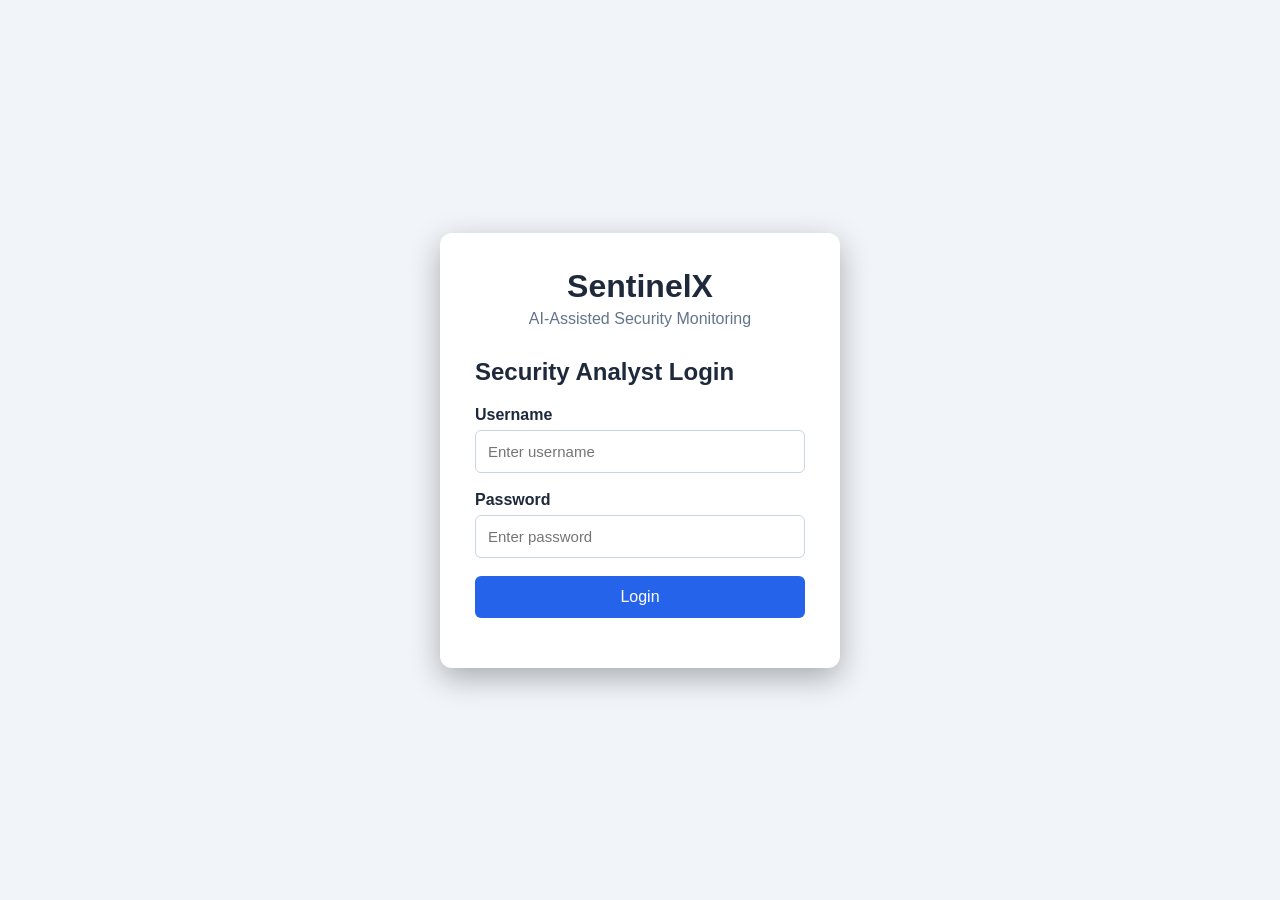
<file: frontend/alerts.html>
<!DOCTYPE html>
<html lang="en">

<head>
    <meta charset="UTF-8">
    <meta name="viewport" content="width=device-width, initial-scale=1.0">

    <title>SentinelX - Alerts</title>

    <link rel="stylesheet" href="css/style.css">
</head>

<body>

<div class="dashboard">

    <aside class="sidebar">

        <div class="logo">
            <h2>SentinelX</h2>
            <p>Security Operations</p>
        </div>

        <nav>

            <a href="dashboard.html">
                📊 Dashboard
            </a>

            <a href="security-events.html">
                🛡️ Security Events
            </a>

            <a href="incidents.html">
                🚨 Incidents
            </a>

            <a href="alerts.html" class="active">
                🔔 Alerts
            </a>

            <a href="ml-anomalies.html">
                🧠 ML Anomalies
            </a>

            <a href="mitre.html">
                🎯 MITRE ATT&CK
            </a>

            <a href="reports.html">
                📄 Reports
            </a>

        </nav>

        <button
            class="logout-btn"
            onclick="logout()"
        >
            Logout
        </button>

    </aside>


    <main class="main-content">

        <header class="topbar">

            <div>

                <h1>Alerts</h1>

                <p>
                    Monitor and manage security alerts
                </p>

            </div>

            <div class="user-info">

                👤
                <span id="username">
                    Analyst
                </span>

            </div>

        </header>


        <section class="panel event-controls">

            <input
                type="text"
                id="searchInput"
                placeholder="🔍 Search alerts..."
            >

            <button onclick="loadAlerts()">
                Refresh
            </button>

        </section>


        <section class="panel events-panel">

            <div class="panel-header">

                <h2>
                    Security Alerts
                </h2>

                <span id="alertCount">
                    Loading...
                </span>

            </div>


            <div class="table-container">

                <table>

                    <thead>

                        <tr>

                            <th>ID</th>

                            <th>Title</th>

                            <th>Incident ID</th>

                            <th>Severity</th>

                            <th>Risk Score</th>

                            <th>Status</th>

                            <th>Created</th>

                        </tr>

                    </thead>


                    <tbody id="alertsTableBody">

                        <tr>

                            <td colspan="7">
                                Loading alerts...
                            </td>

                        </tr>

                    </tbody>

                </table>

            </div>

        </section>

    </main>

</div>


<script src="js/alerts.js"></script>

</body>

</html>
</file>
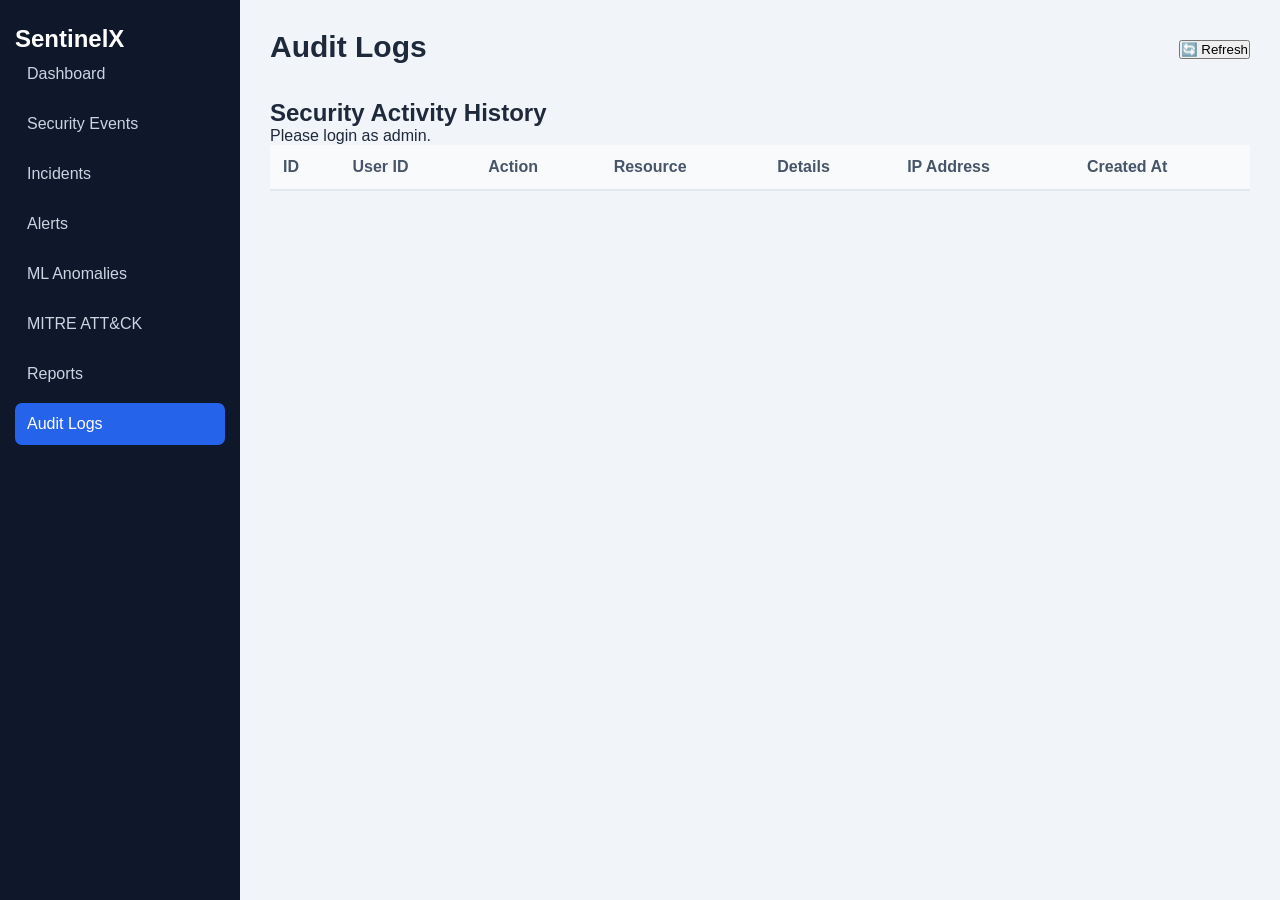
<file: frontend/audit-logs.html>
<!DOCTYPE html>
<html lang="en">
<head>
    <meta charset="UTF-8">
    <meta name="viewport" content="width=device-width, initial-scale=1.0">

    <title>Audit Logs - SentinelX</title>

    <link rel="stylesheet" href="css/style.css">
</head>

<body>

<div class="dashboard">

    <aside class="sidebar">

        <h2>SentinelX</h2>

        <nav>
            <a href="dashboard.html">Dashboard</a>
            <a href="security-events.html">Security Events</a>
            <a href="incidents.html">Incidents</a>
            <a href="alerts.html">Alerts</a>
            <a href="ml-anomalies.html">ML Anomalies</a>
            <a href="mitre.html">MITRE ATT&CK</a>
            <a href="reports.html">Reports</a>
            <a href="audit-logs.html" class="active">Audit Logs</a>
        </nav>

    </aside>

    <main class="main-content">

        <div class="topbar">
            <h1>Audit Logs</h1>

            <button onclick="loadAuditLogs()">
                🔄 Refresh
            </button>
        </div>

        <div class="card">

            <h2>Security Activity History</h2>

            <div id="message">
                Loading audit logs...
            </div>

            <div class="table-container">

                <table>

                    <thead>
                        <tr>
                            <th>ID</th>
                            <th>User ID</th>
                            <th>Action</th>
                            <th>Resource</th>
                            <th>Details</th>
                            <th>IP Address</th>
                            <th>Created At</th>
                        </tr>
                    </thead>

                    <tbody id="auditTableBody">
                    </tbody>

                </table>

            </div>

        </div>

    </main>

</div>

<script src="js/audit-logs.js"></script>

</body>
</html>
</file>
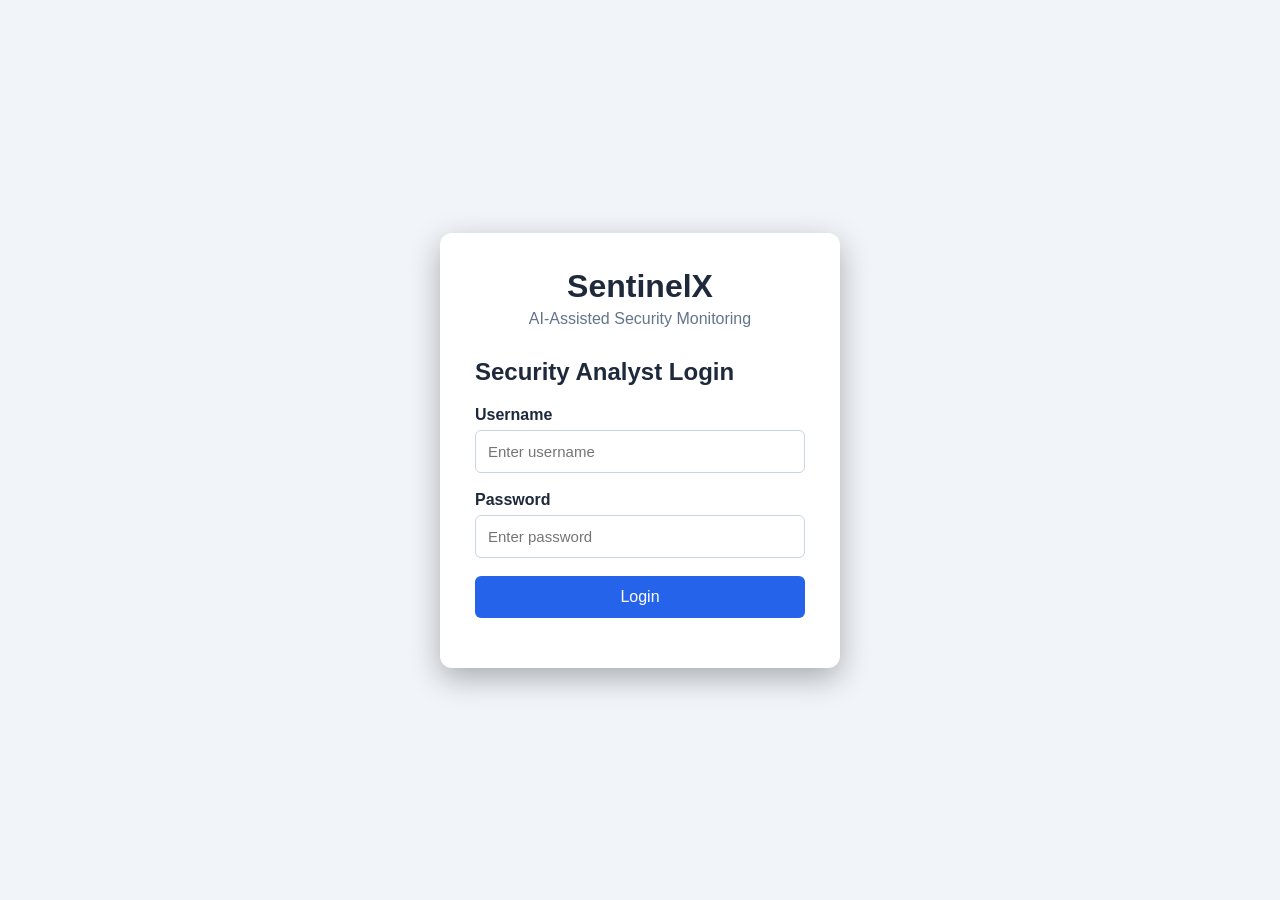
<file: frontend/incident-details.html>
<!DOCTYPE html>
<html lang="en">

<head>
    <meta charset="UTF-8">
    <meta name="viewport" content="width=device-width, initial-scale=1.0">

    <title>Incident Details - SentinelX</title>

    <link rel="stylesheet" href="css/style.css">
</head>

<body>

<div class="dashboard">

    <!-- SIDEBAR -->
    <aside class="sidebar">

        <div class="logo">
            <h2>🛡️ SentinelX</h2>
            <p>SOC Platform</p>
        </div>

        <nav>

            <a href="dashboard.html">
                📊 Dashboard
            </a>

            <a href="security-events.html">
                🛡️ Security Events
            </a>

            <a href="incidents.html" class="active">
                🚨 Incidents
            </a>

            <a href="alerts.html">
                🔔 Alerts
            </a>

            <a href="ml-anomalies.html">
                🧠 ML Anomalies
            </a>

            <a href="mitre.html">
                🎯 MITRE ATT&CK
            </a>

            <a href="reports.html">
                📄 Reports
            </a>

        </nav>

        <button
            class="logout-btn"
            onclick="logout()">
            Logout
        </button>

    </aside>


    <!-- MAIN CONTENT -->
    <main class="main-content">

        <div class="topbar">

            <div>

                <h1>
                    Incident Details
                </h1>

                <p>
                    Security incident investigation
                </p>

            </div>


            <div class="user-info">

                👤
                <span id="username">
                    Analyst
                </span>

            </div>

        </div>


        <!-- BACK BUTTON -->

        <div style="margin-bottom: 20px;">

            <button
                onclick="goBack()"
                style="
                    padding: 10px 18px;
                    border: none;
                    border-radius: 7px;
                    background: #475569;
                    color: white;
                    cursor: pointer;
                "
            >
                ← Back to Incidents
            </button>

        </div>


        <!-- INCIDENT INFORMATION -->

        <div class="panel">

            <div class="panel-header">

                <h2>
                    Incident Information
                </h2>

            </div>


            <div class="dashboard-grid">

                <div>

                    <p>
                        <strong>
                            Incident ID
                        </strong>
                    </p>

                    <p id="incidentId">
                        -
                    </p>

                </div>


                <div>

                    <p>
                        <strong>
                            Title
                        </strong>
                    </p>

                    <p id="incidentTitle">
                        -
                    </p>

                </div>


                <div>

                    <p>
                        <strong>
                            Detection Rule
                        </strong>
                    </p>

                    <p id="detectionRule">
                        -
                    </p>

                </div>


                <div>

                    <p>
                        <strong>
                            Incident Type
                        </strong>
                    </p>

                    <p id="incidentType">
                        -
                    </p>

                </div>


                <div>

                    <p>
                        <strong>
                            Source IP
                        </strong>
                    </p>

                    <p id="sourceIP">
                        -
                    </p>

                </div>


                <div>

                    <p>
                        <strong>
                            Username
                        </strong>
                    </p>

                    <p id="incidentUsername">
                        -
                    </p>

                </div>


                <div>

                    <p>
                        <strong>
                            Severity
                        </strong>
                    </p>

                    <p id="incidentSeverity">
                        -
                    </p>

                </div>


                <div>

                    <p>
                        <strong>
                            Risk Score
                        </strong>
                    </p>

                    <p id="riskScore">
                        -
                    </p>

                </div>


                <div>

                    <p>
                        <strong>
                            Status
                        </strong>
                    </p>

                    <p id="incidentStatus">
                        -
                    </p>

                </div>


                <div>

                    <p>
                        <strong>
                            Assigned To
                        </strong>
                    </p>

                    <p id="assignedTo">
                        -
                    </p>

                </div>


                <div>

                    <p>
                        <strong>
                            Created At
                        </strong>
                    </p>

                    <p id="createdAt">
                        -
                    </p>

                </div>


                <div>

                    <p>
                        <strong>
                            Updated At
                        </strong>
                    </p>

                    <p id="updatedAt">
                        -
                    </p>

                </div>

            </div>

        </div>


        <!-- DESCRIPTION -->

        <div
            class="panel"
            style="margin-top: 25px;"
        >

            <div class="panel-header">

                <h2>
                    Description
                </h2>

            </div>

            <p id="incidentDescription">
                -
            </p>

        </div>


        <!-- IOC INFORMATION -->

        <div
            class="panel"
            style="margin-top: 25px;"
        >

            <div class="panel-header">

                <h2>
                    Indicator of Compromise
                </h2>

            </div>

            <div class="status-list">

                <div class="status-row">

                    <span>
                        IOC Type
                    </span>

                    <strong id="iocType">
                        -
                    </strong>

                </div>


                <div class="status-row">

                    <span>
                        IOC Value
                    </span>

                    <strong id="iocValue">
                        -
                    </strong>

                </div>

            </div>

        </div>


        <!-- MITRE -->

        <div
            class="panel"
            style="margin-top: 25px;"
        >

            <div class="panel-header">

                <h2>
                    MITRE ATT&CK Mapping
                </h2>

            </div>

            <div class="status-list">

                <div class="status-row">

                    <span>
                        Technique ID
                    </span>

                    <strong id="mitreTechniqueId">
                        -
                    </strong>

                </div>


                <div class="status-row">

                    <span>
                        Technique Name
                    </span>

                    <strong id="mitreTechniqueName">
                        -
                    </strong>

                </div>


                <div class="status-row">

                    <span>
                        Tactic
                    </span>

                    <strong id="mitreTactic">
                        -
                    </strong>

                </div>

            </div>

        </div>


        <!-- INVESTIGATION -->

        <div
            class="panel"
            style="margin-top: 25px;"
        >

            <div class="panel-header">

                <h2>
                    Investigation Notes
                </h2>

            </div>

            <p id="investigationNotes">
                No investigation notes available.
            </p>

        </div>


        <!-- RELATED EVENTS -->

        <div
            class="panel"
            style="margin-top: 25px;"
        >

            <div class="panel-header">

                <h2>
                    Related Security Event
                </h2>

            </div>

            <div class="table-container">

                <table>

                    <thead>

                        <tr>

                            <th>
                                Event ID
                            </th>

                            <th>
                                Event Type
                            </th>

                            <th>
                                Source IP
                            </th>

                            <th>
                                Severity
                            </th>

                            <th>
                                Status
                            </th>

                            <th>
                                Created At
                            </th>

                        </tr>

                    </thead>

                    <tbody id="relatedEventsBody">

                        <tr>

                            <td colspan="6">
                                Loading...
                            </td>

                        </tr>

                    </tbody>

                </table>

            </div>

        </div>

    </main>

</div>


<script src="js/incident-details.js"></script>

</body>

</html>
</file>
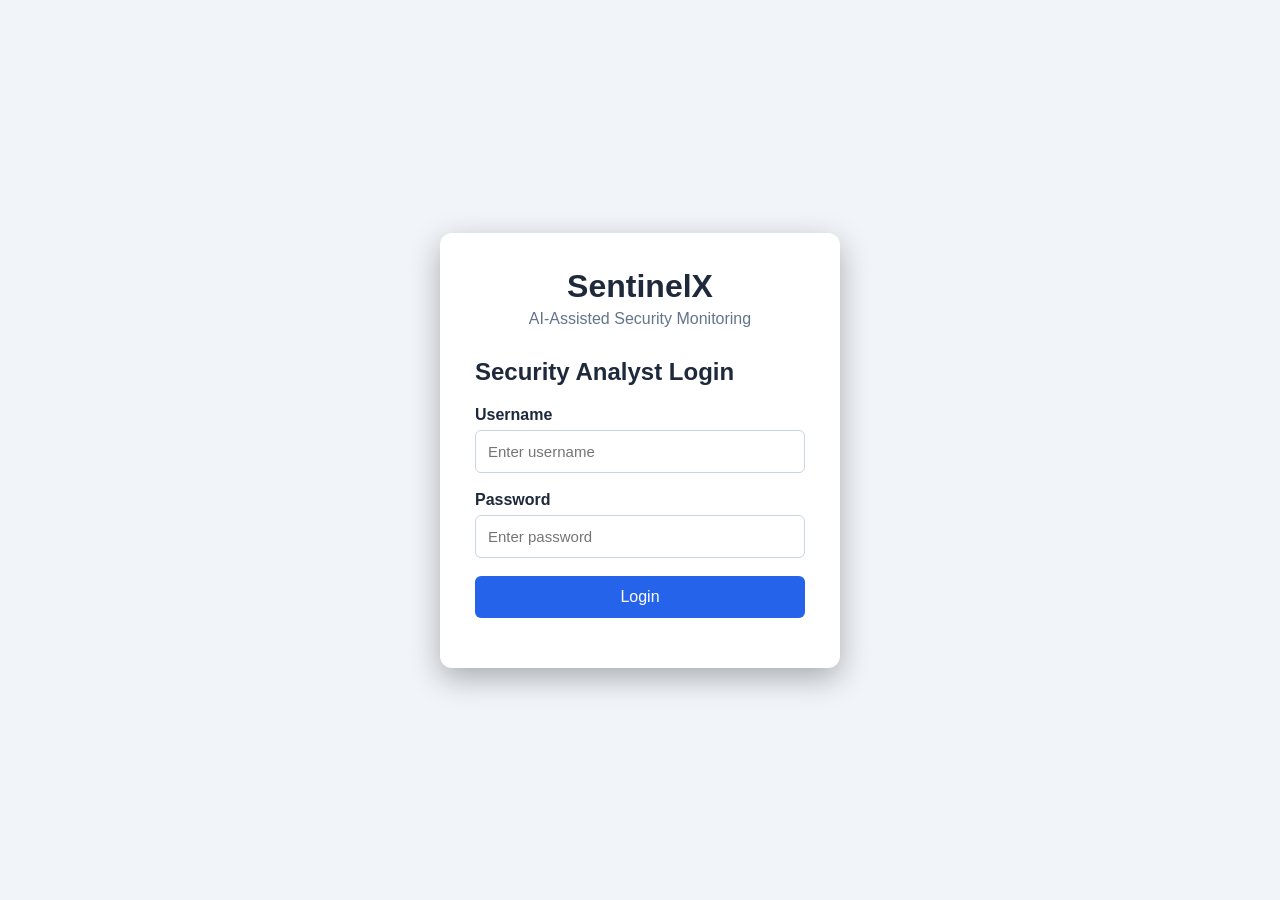
<file: frontend/incidents.html>
<!DOCTYPE html>
<html lang="en">

<head>
    <meta charset="UTF-8">
    <meta name="viewport" content="width=device-width, initial-scale=1.0">

    <title>SentinelX - Incidents</title>

    <link rel="stylesheet" href="css/style.css">
</head>

<body>

<div class="dashboard">

    <aside class="sidebar">

        <div class="logo">
            <h2>SentinelX</h2>
            <p>Security Operations</p>
        </div>

        <nav>

    <a href="dashboard.html">
        📊 Dashboard
    </a>

    <a href="security-events.html">
        🛡️ Security Events
    </a>

    <a href="incidents.html" class="active">
        🚨 Incidents
    </a>

    <a href="alerts.html">
        🔔 Alerts
    </a>

    <a href="ml-anomalies.html">
        🧠 ML Anomalies
    </a>

    <a href="mitre.html">
        🎯 MITRE ATT&CK
    </a>

    <a href="reports.html">
        📄 Reports
    </a>

</nav>

        <button
            class="logout-btn"
            onclick="logout()"
        >
            Logout
        </button>

    </aside>


    <main class="main-content">

        <header class="topbar">

            <div>

                <h1>Incidents</h1>

                <p>
                    Investigate and manage security incidents
                </p>

            </div>

            <div class="user-info">

                👤
                <span id="username">
                    Analyst
                </span>

            </div>

        </header>


        <section class="panel event-controls">

            <input
                type="text"
                id="searchInput"
                placeholder="🔍 Search incidents..."
            >

            <button
                onclick="loadIncidents()"
            >
                Refresh
            </button>

        </section>


        <section class="panel events-panel">

            <div class="panel-header">

                <h2>
                    Security Incidents
                </h2>

                <span id="incidentCount">
                    Loading...
                </span>

            </div>


            <div class="table-container">

                <table>

                    <thead>

                        <tr>

                            <th>ID</th>

                            <th>Title</th>

                            <th>Detection Rule</th>

                            <th>Source IP</th>

                            <th>Username</th>

                            <th>Severity</th>

                            <th>Risk Score</th>

                            <th>Status</th>

                            <th>Created</th>

                        </tr>

                    </thead>


                    <tbody id="incidentsTableBody">

                        <tr>

                            <td colspan="9">
                                Loading incidents...
                            </td>

                        </tr>

                    </tbody>

                </table>

            </div>

        </section>

    </main>

</div>


<script src="js/incidents.js"></script>

</body>

</html>
</file>
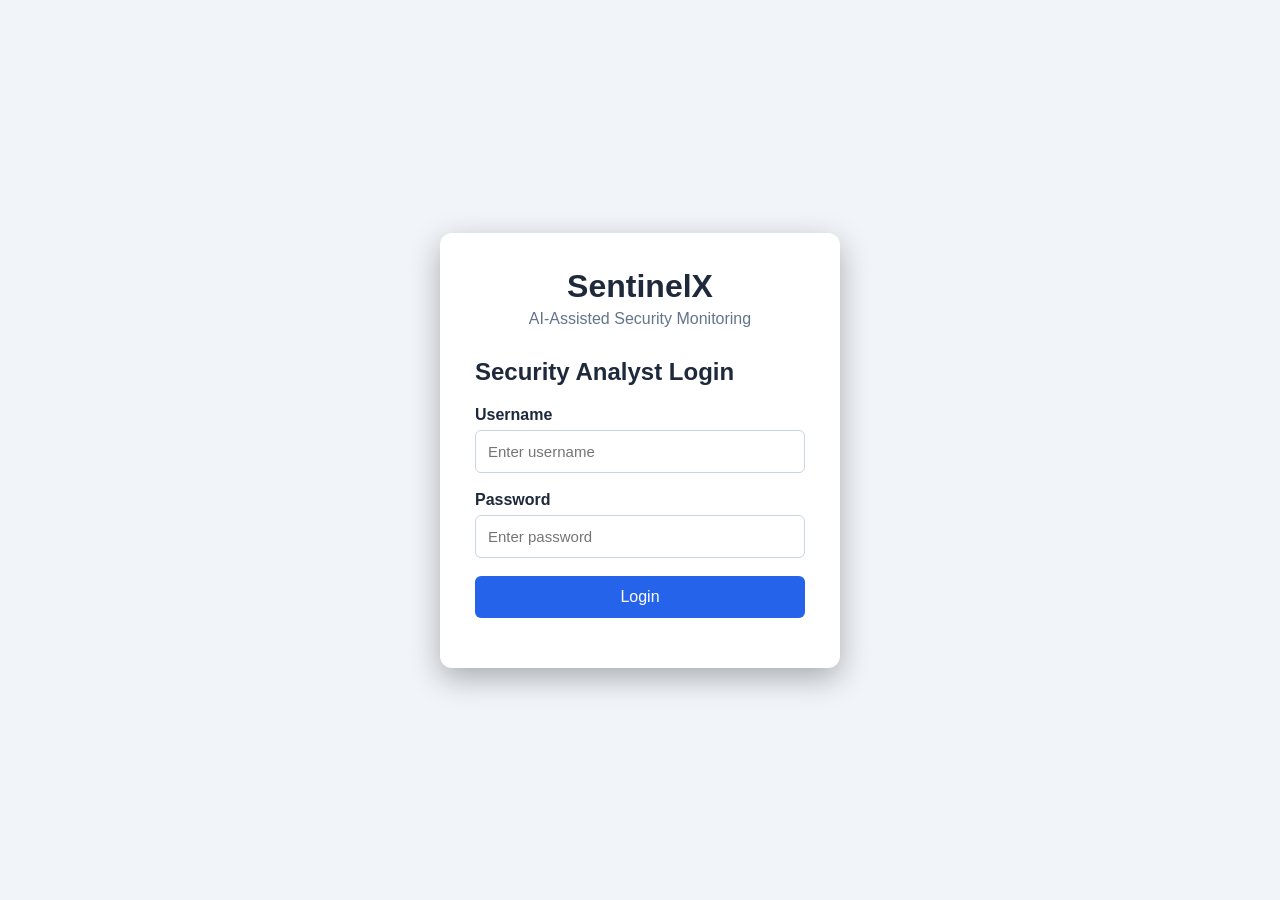
<file: frontend/login.html>
<!DOCTYPE html>
<html lang="en">
<head>
    <meta charset="UTF-8">
    <meta name="viewport" content="width=device-width, initial-scale=1.0">

    <title>SentinelX - Login</title>

    <link rel="stylesheet" href="css/style.css">
</head>

<body>

    <div class="login-container">

        <div class="login-card">

            <h1>SentinelX</h1>

            <p class="subtitle">
                AI-Assisted Security Monitoring
            </p>

            <h2>Security Analyst Login</h2>

            <form id="loginForm">

                <label for="username">Username</label>

                <input
                    type="text"
                    id="username"
                    placeholder="Enter username"
                    required
                >

                <label for="password">Password</label>

                <input
                    type="password"
                    id="password"
                    placeholder="Enter password"
                    required
                >

                <button type="submit">
                    Login
                </button>

            </form>

            <p id="loginMessage"></p>

        </div>

    </div>

    <script src="js/auth.js"></script>

</body>
</html>
</file>
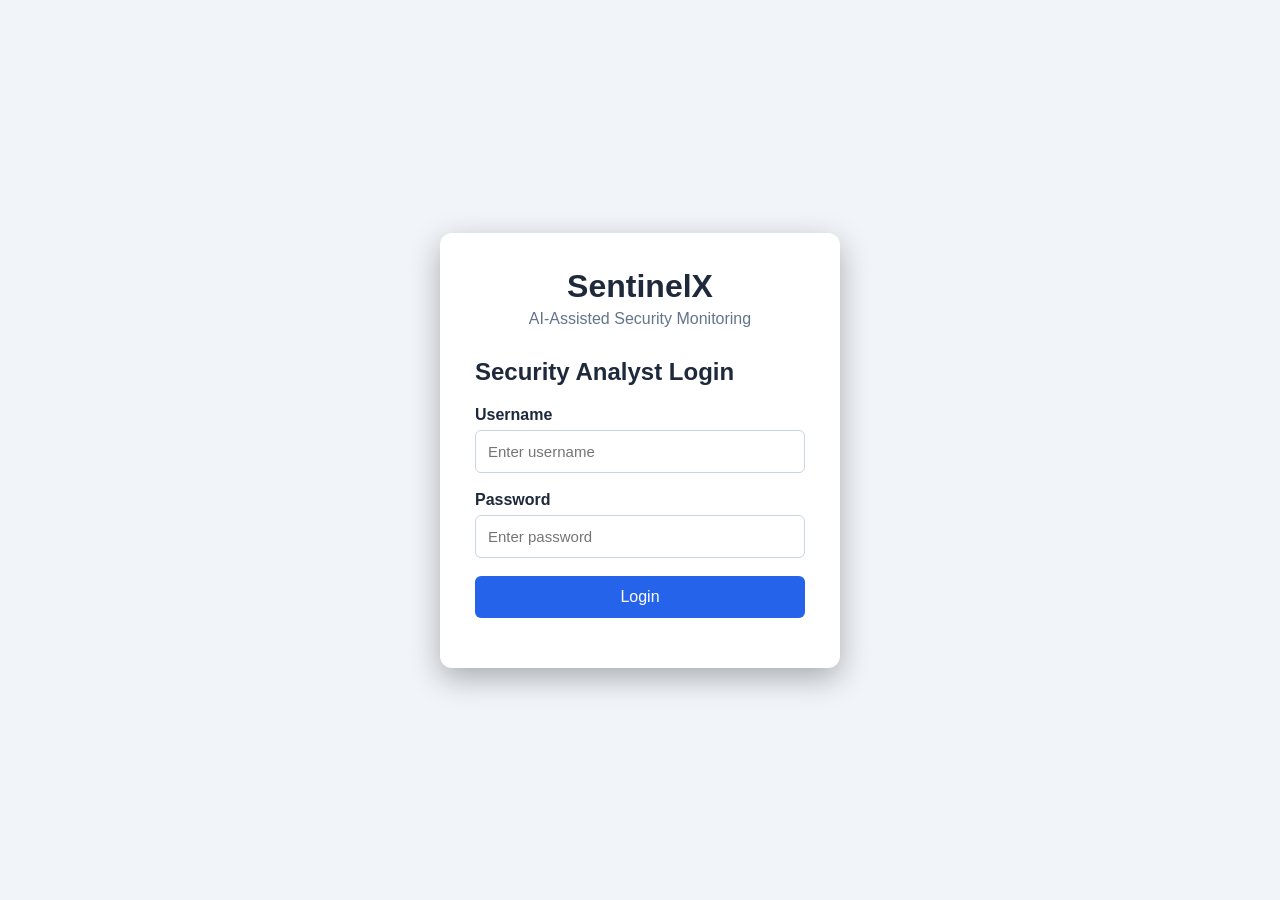
<file: frontend/mitre.html>
<!DOCTYPE html>
<html lang="en">

<head>
    <meta charset="UTF-8">
    <meta name="viewport" content="width=device-width, initial-scale=1.0">

    <title>MITRE ATT&CK - SentinelX</title>

    <link rel="stylesheet" href="css/style.css">
</head>

<body>

<div class="dashboard">

    <!-- SIDEBAR -->
    <aside class="sidebar">

        <div class="logo">
            <h2>🛡️ SentinelX</h2>
            <p>SOC Platform</p>
        </div>

        <nav>

            <a href="dashboard.html">
                📊 Dashboard
            </a>

            <a href="security-events.html">
                🛡️ Security Events
            </a>

            <a href="incidents.html">
                🚨 Incidents
            </a>

            <a href="alerts.html">
                🔔 Alerts
            </a>

            <a href="ml-anomalies.html">
                🧠 ML Anomalies
            </a>

            <a href="mitre.html" class="active">
                🎯 MITRE ATT&CK
            </a>

            <a href="reports.html">
                📄 Reports
            </a>

        </nav>

        <button
            class="logout-btn"
            onclick="logout()">
            Logout
        </button>

    </aside>


    <!-- MAIN CONTENT -->
    <main class="main-content">

        <div class="topbar">

            <div>
                <h1>MITRE ATT&CK</h1>

                <p>
                    Detection rules mapped to MITRE ATT&CK techniques
                </p>
            </div>

            <div class="user-info">
                👤 <span id="username">Analyst</span>
            </div>

        </div>


        <!-- CONTROLS -->
        <div class="event-controls">

            <input
                type="text"
                id="searchInput"
                placeholder="🔍 Search techniques..."
            >

            <button onclick="loadMitre()">
                🔄 Refresh
            </button>

        </div>


        <!-- MITRE PANEL -->
        <div class="panel events-panel">

            <div class="panel-header">

                <h2>
                    MITRE ATT&CK Technique Mappings
                </h2>

                <p id="mitreCount">
                    Loading...
                </p>

            </div>


            <div class="table-container">

                <table>

                    <thead>

                        <tr>

                            <th>
                                Detection Rule
                            </th>

                            <th>
                                Technique ID
                            </th>

                            <th>
                                Technique Name
                            </th>

                            <th>
                                Tactic
                            </th>

                            <th>
                                Description
                            </th>

                        </tr>

                    </thead>


                    <tbody id="mitreTableBody">

                        <tr>

                            <td colspan="5">
                                Loading MITRE mappings...
                            </td>

                        </tr>

                    </tbody>

                </table>

            </div>

        </div>

    </main>

</div>


<script src="js/mitre.js"></script>

</body>

</html>
</file>
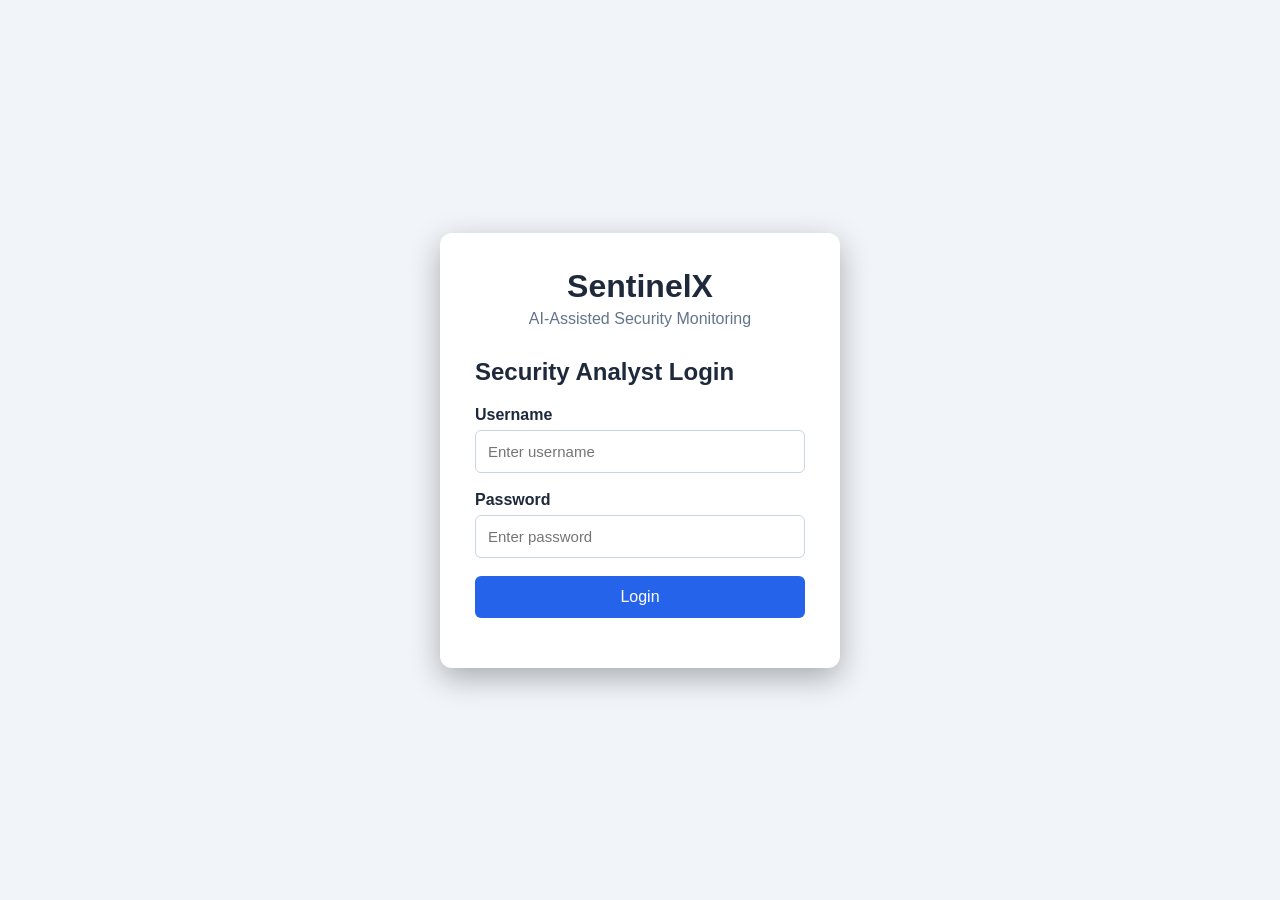
<file: frontend/ml-anomalies.html>
<!DOCTYPE html>
<html lang="en">

<head>

    <meta charset="UTF-8">

    <meta
        name="viewport"
        content="width=device-width, initial-scale=1.0"
    >

    <title>SentinelX - ML Anomalies</title>

    <link
        rel="stylesheet"
        href="css/style.css"
    >

</head>

<body>

<div class="dashboard">

    <!-- SIDEBAR -->

    <aside class="sidebar">

        <div class="logo">

            <h2>SentinelX</h2>

            <p>
                Security Operations
            </p>

        </div>


        <nav>

            <a href="dashboard.html">
                📊 Dashboard
            </a>

            <a href="security-events.html">
                🛡️ Security Events
            </a>

            <a href="incidents.html">
                🚨 Incidents
            </a>

            <a href="alerts.html">
                🔔 Alerts
            </a>

            <a
                href="ml-anomalies.html"
                class="active"
            >
                🧠 ML Anomalies
            </a>

            <a href="mitre.html">
                🎯 MITRE ATT&CK
            </a>

            <a href="reports.html">
                📄 Reports
            </a>

        </nav>


        <button
            class="logout-btn"
            onclick="logout()"
        >
            Logout
        </button>

    </aside>


    <!-- MAIN CONTENT -->

    <main class="main-content">


        <!-- TOP BAR -->

        <header class="topbar">

            <div>

                <h1>
                    ML Anomalies
                </h1>

                <p>
                    AI-powered anomaly detection
                    using Isolation Forest
                </p>

            </div>


            <div class="user-info">

                👤

                <span id="username">
                    Analyst
                </span>

            </div>

        </header>


        <!-- ML SUMMARY -->

        <section class="stats-grid">


            <div class="stat-card">

                <div class="stat-icon">
                    🤖
                </div>

                <div>

                    <p>
                        Model
                    </p>

                    <h2 id="modelName">
                        -
                    </h2>

                </div>

            </div>


            <div class="stat-card">

                <div class="stat-icon">
                    📊
                </div>

                <div>

                    <p>
                        Events Analyzed
                    </p>

                    <h2 id="totalEvents">
                        0
                    </h2>

                </div>

            </div>


            <div class="stat-card">

                <div class="stat-icon">
                    ⚠️
                </div>

                <div>

                    <p>
                        Anomalies Detected
                    </p>

                    <h2 id="totalAnomalies">
                        0
                    </h2>

                </div>

            </div>


            <div class="stat-card">

                <div class="stat-icon">
                    🚨
                </div>

                <div>

                    <p>
                        Incidents Created
                    </p>

                    <h2 id="totalIncidents">
                        0
                    </h2>

                </div>

            </div>


        </section>


        <!-- CONTROLS -->

        <section class="panel event-controls">

            <input
                type="text"
                id="searchInput"
                placeholder="🔍 Search anomalies..."
            >


            <button
                onclick="loadAnomalies()"
            >
                Run Scan
            </button>

        </section>


        <!-- ANOMALIES TABLE -->

        <section class="panel events-panel">

            <div class="panel-header">

                <h2>
                    Detected Anomalies
                </h2>

                <span id="anomalyCount">
                    Loading...
                </span>

            </div>


            <div class="table-container">

                <table>

                    <thead>

                        <tr>

                            <th>
                                Event ID
                            </th>

                            <th>
                                Event Type
                            </th>

                            <th>
                                Source IP
                            </th>

                            <th>
                                IOC
                            </th>

                            <th>
                                Severity
                            </th>

                            <th>
                                Anomaly Level
                            </th>

                            <th>
                                Risk Score
                            </th>

                            <th>
                                Incident ID
                            </th>

                        </tr>

                    </thead>


                    <tbody
                        id="anomaliesTableBody"
                    >

                        <tr>

                            <td colspan="8">
                                Loading anomalies...
                            </td>

                        </tr>

                    </tbody>

                </table>

            </div>

        </section>


    </main>

</div>


<script src="js/ml-anomalies.js"></script>

</body>

</html>
</file>
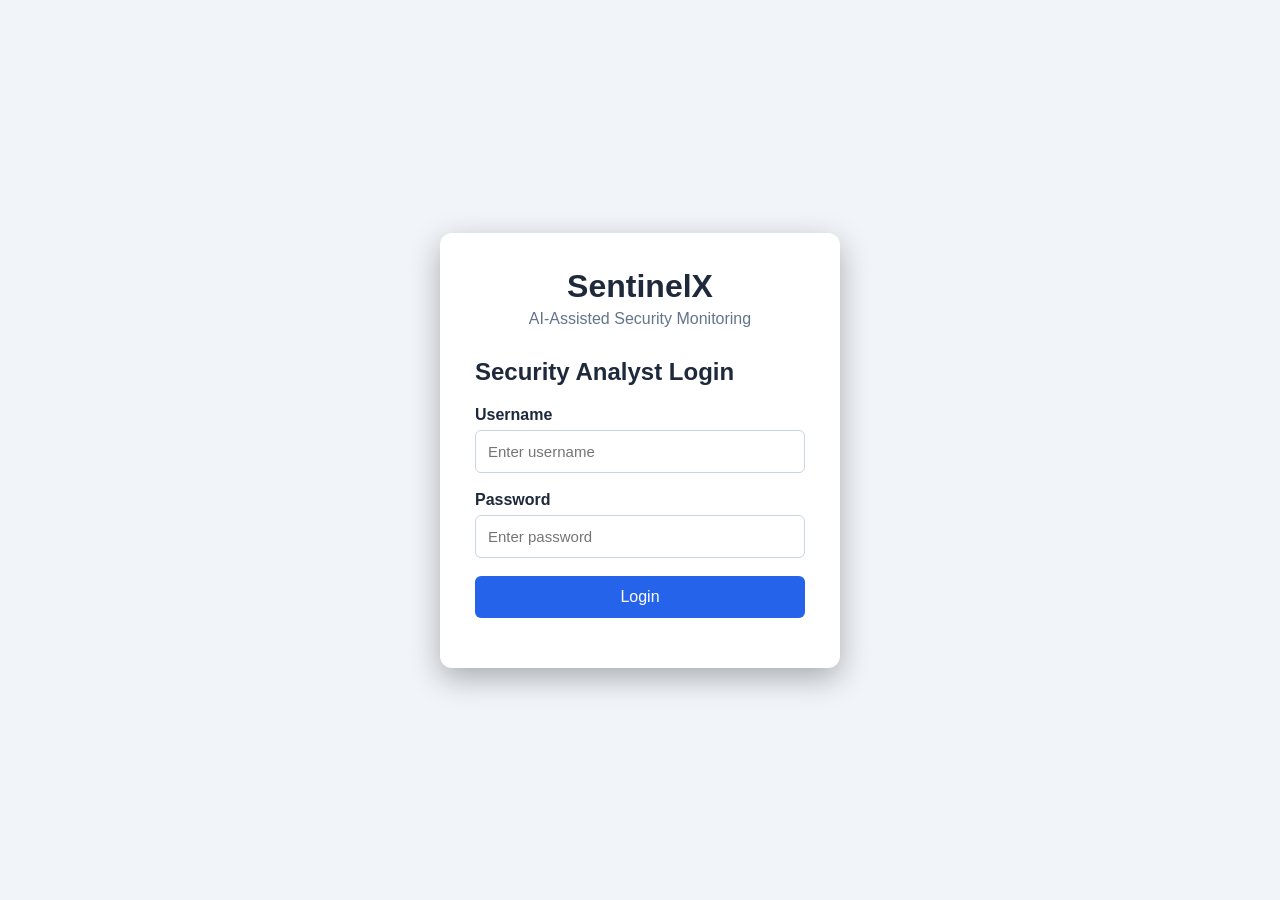
<file: frontend/reports.html>
<!DOCTYPE html>
<html lang="en">

<head>
    <meta charset="UTF-8">
    <meta name="viewport" content="width=device-width, initial-scale=1.0">

    <title>Reports - SentinelX</title>

    <link rel="stylesheet" href="css/style.css">
</head>

<body>

<div class="dashboard">

    <!-- SIDEBAR -->
    <aside class="sidebar">

        <div class="logo">
            <h2>🛡️ SentinelX</h2>
            <p>SOC Platform</p>
        </div>

        <nav>

            <a href="dashboard.html">
                📊 Dashboard
            </a>

            <a href="security-events.html">
                🛡️ Security Events
            </a>

            <a href="incidents.html">
                🚨 Incidents
            </a>

            <a href="alerts.html">
                🔔 Alerts
            </a>

            <a href="ml-anomalies.html">
                🧠 ML Anomalies
            </a>

            <a href="mitre.html">
                🎯 MITRE ATT&CK
            </a>

            <a href="reports.html" class="active">
                📄 Reports
            </a>

        </nav>

        <button
            class="logout-btn"
            onclick="logout()">
            Logout
        </button>

    </aside>


    <!-- MAIN CONTENT -->
    <main class="main-content">

        <div class="topbar">

            <div>
                <h1>Security Reports</h1>

                <p>
                    SentinelX security monitoring reports
                </p>
            </div>

            <div class="user-info">
                👤 <span id="username">Analyst</span>
            </div>

        </div>


        <!-- SUMMARY CARDS -->
        <div class="stats-grid">

            <div class="stat-card">

                <div class="stat-icon">
                    🛡️
                </div>

                <div>
                    <p>Total Security Events</p>
                    <h2 id="totalEvents">-</h2>
                </div>

            </div>


            <div class="stat-card">

                <div class="stat-icon">
                    🚨
                </div>

                <div>
                    <p>Total Incidents</p>
                    <h2 id="totalIncidents">-</h2>
                </div>

            </div>


            <div class="stat-card">

                <div class="stat-icon">
                    🔔
                </div>

                <div>
                    <p>Total Alerts</p>
                    <h2 id="totalAlerts">-</h2>
                </div>

            </div>


            <div class="stat-card">

                <div class="stat-icon">
                    ⚠️
                </div>

                <div>
                    <p>High/Critical Incidents</p>
                    <h2 id="highCritical">-</h2>
                </div>

            </div>

        </div>


        <!-- REPORT ACTIONS -->
        <div class="panel">

            <div class="panel-header">

                <h2>
                    Generate Reports
                </h2>

                <p>
                    Download security data in different formats.
                </p>

            </div>


            <div class="event-controls">

                <button
                    onclick="downloadCSV()">
                    📥 Download CSV
                </button>

                <button
                    onclick="downloadPDF()">
                    📄 Download PDF
                </button>

                <button
                    onclick="loadReport()">
                    🔄 Refresh Report
                </button>

            </div>

        </div>


        <!-- INCIDENT STATUS -->
        <div class="dashboard-grid">

            <div class="panel">

                <div class="panel-header">

                    <h2>
                        Incident Status
                    </h2>

                </div>

                <div class="status-list">

                    <div class="status-row">

                        <span>
                            Open
                        </span>

                        <strong id="openIncidents">
                            0
                        </strong>

                    </div>


                    <div class="status-row">

                        <span>
                            Investigating
                        </span>

                        <strong id="investigatingIncidents">
                            0
                        </strong>

                    </div>


                    <div class="status-row">

                        <span>
                            Resolved / Closed
                        </span>

                        <strong id="resolvedIncidents">
                            0
                        </strong>

                    </div>

                </div>

            </div>


            <!-- INCIDENT SEVERITY -->
            <div class="panel">

                <div class="panel-header">

                    <h2>
                        Incident Severity
                    </h2>

                </div>

                <div class="status-list">

                    <div class="status-row">

                        <span>
                            Critical
                        </span>

                        <strong id="criticalIncidents">
                            0
                        </strong>

                    </div>


                    <div class="status-row">

                        <span>
                            High
                        </span>

                        <strong id="highIncidents">
                            0
                        </strong>

                    </div>


                    <div class="status-row">

                        <span>
                            Medium
                        </span>

                        <strong id="mediumIncidents">
                            0
                        </strong>

                    </div>


                    <div class="status-row">

                        <span>
                            Low
                        </span>

                        <strong id="lowIncidents">
                            0
                        </strong>

                    </div>

                </div>

            </div>


            <!-- ALERT STATUS -->
            <div class="panel">

                <div class="panel-header">

                    <h2>
                        Alert Status
                    </h2>

                </div>

                <div class="status-list">

                    <div class="status-row">

                        <span>
                            New
                        </span>

                        <strong id="newAlerts">
                            0
                        </strong>

                    </div>


                    <div class="status-row">

                        <span>
                            Acknowledged
                        </span>

                        <strong id="acknowledgedAlerts">
                            0
                        </strong>

                    </div>


                    <div class="status-row">

                        <span>
                            Resolved
                        </span>

                        <strong id="resolvedAlerts">
                            0
                        </strong>

                    </div>

                </div>

            </div>

        </div>


        <!-- REPORT INFORMATION -->
        <div class="panel" style="margin-top: 25px;">

            <div class="panel-header">

                <h2>
                    Report Information
                </h2>

            </div>

            <p>
                Reports are generated from the SentinelX
                security monitoring database.
            </p>

            <p style="margin-top: 10px; color: #64748b;">
                Use CSV for data analysis and PDF for
                professional security documentation.
            </p>

        </div>

    </main>

</div>


<script src="js/reports.js"></script>

</body>

</html>
</file>
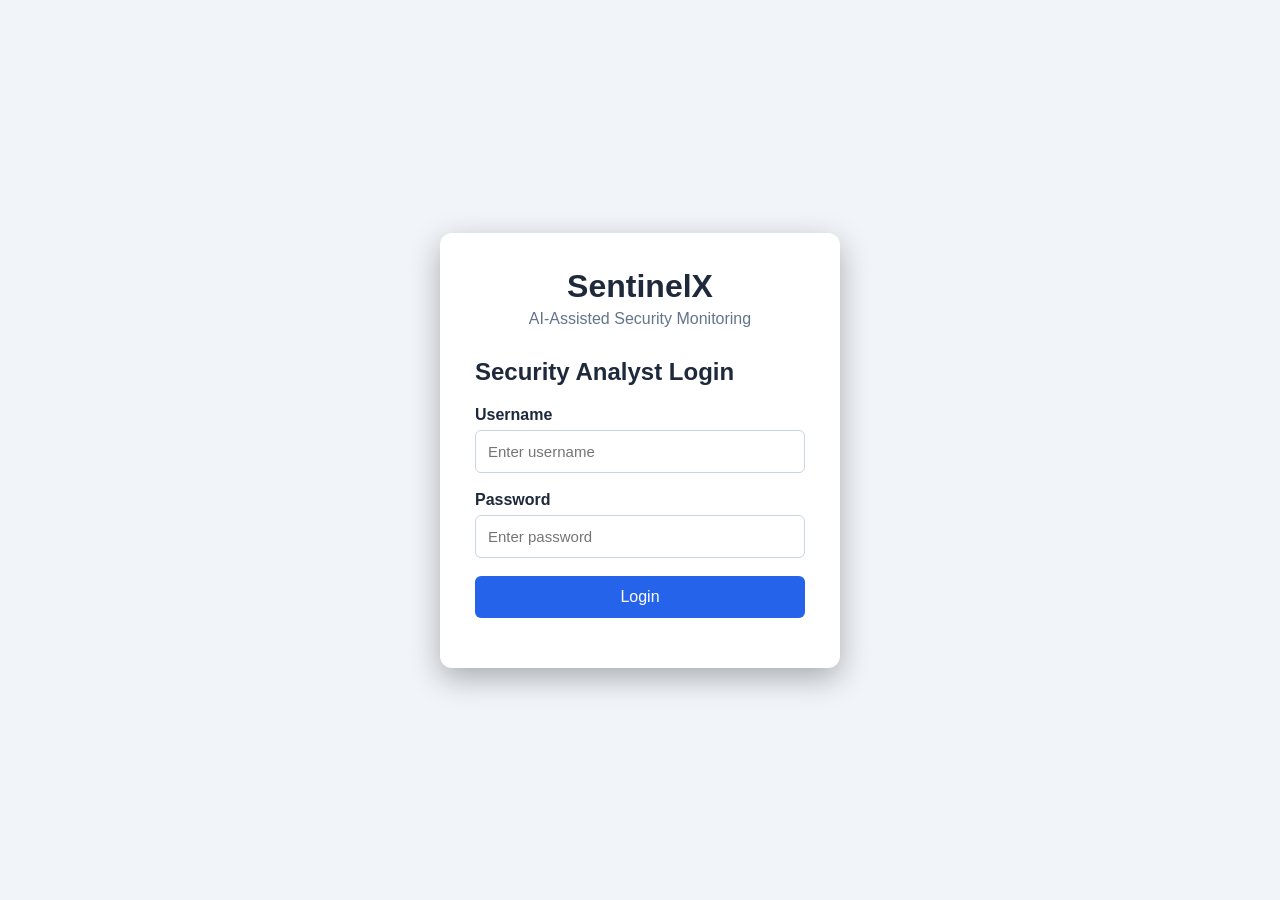
<file: frontend/security-events.html>
<!DOCTYPE html>
<html lang="en">

<head>
    <meta charset="UTF-8">
    <meta name="viewport" content="width=device-width, initial-scale=1.0">

    <title>SentinelX - Security Events</title>

    <link rel="stylesheet" href="css/style.css">
</head>

<body>

<div class="dashboard">

    <!-- Sidebar -->
    <aside class="sidebar">

        <div class="logo">
            <h2>SentinelX</h2>
            <p>Security Operations</p>
        </div>

       <nav>

    <a href="dashboard.html">
        📊 Dashboard
    </a>

    <a href="security-events.html" class="active">
        🛡️ Security Events
    </a>

    <a href="incidents.html">
        🚨 Incidents
    </a>

    <a href="alerts.html">
        🔔 Alerts
    </a>

    <a href="ml-anomalies.html">
        🧠 ML Anomalies
    </a>

    <a href="mitre.html">
        🎯 MITRE ATT&CK
    </a>

    <a href="reports.html">
        📄 Reports
    </a>

</nav>

        <button class="logout-btn" onclick="logout()">
            Logout
        </button>

    </aside>


    <!-- Main Content -->
    <main class="main-content">

        <header class="topbar">

            <div>
                <h1>Security Events</h1>
                <p>Monitor and investigate security events</p>
            </div>

            <div class="user-info">
                👤 <span id="username">Analyst</span>
            </div>

        </header>


        <!-- Search -->
        <section class="panel event-controls">

            <input
                type="text"
                id="searchInput"
                placeholder="🔍 Search events..."
            >

            <button onclick="loadEvents()">
                Refresh
            </button>

        </section>


        <!-- Events Table -->
        <section class="panel events-panel">

            <div class="panel-header">
                <h2>Security Events</h2>
                <span id="eventCount">Loading...</span>
            </div>

            <div class="table-container">

                <table>

                    <thead>
                        <tr>
                            <th>ID</th>
                            <th>Event Type</th>
                            <th>Source IP</th>
                            <th>Username</th>
                            <th>IOC</th>
                            <th>Severity</th>
                            <th>Status</th>
                            <th>Created</th>
                        </tr>
                    </thead>

                    <tbody id="eventsTableBody">

                        <tr>
                            <td colspan="8">
                                Loading events...
                            </td>
                        </tr>

                    </tbody>

                </table>

            </div>

        </section>

    </main>

</div>


<script src="js/security-events.js"></script>

</body>

</html>
</file>
<file: frontend/css/style.css>
* {
    box-sizing: border-box;
    margin: 0;
    padding: 0;
}

body {
    font-family: Arial, sans-serif;
    background: #0f172a;
    min-height: 100vh;
}

.login-container {
    min-height: 100vh;
    display: flex;
    justify-content: center;
    align-items: center;
}

.login-card {
    width: 400px;
    background: white;
    padding: 35px;
    border-radius: 12px;
    box-shadow: 0 10px 30px rgba(0, 0, 0, 0.3);
}

.login-card h1 {
    text-align: center;
    font-size: 32px;
    margin-bottom: 5px;
}

.subtitle {
    text-align: center;
    color: #64748b;
    margin-bottom: 30px;
}

.login-card h2 {
    margin-bottom: 20px;
}

.login-card label {
    display: block;
    margin-bottom: 6px;
    font-weight: bold;
}

.login-card input {
    width: 100%;
    padding: 12px;
    margin-bottom: 18px;
    border: 1px solid #cbd5e1;
    border-radius: 6px;
    font-size: 15px;
}

.login-card button {
    width: 100%;
    padding: 12px;
    border: none;
    border-radius: 6px;
    background: #2563eb;
    color: white;
    font-size: 16px;
    cursor: pointer;
}

.login-card button:hover {
    background: #1d4ed8;
}

#loginMessage {
    margin-top: 15px;
    text-align: center;
}
/* =========================
   SOC DASHBOARD
========================= */

body {
    background: #f1f5f9;
    color: #1e293b;
}

.dashboard {
    display: flex;
    min-height: 100vh;
}

.sidebar {
    width: 240px;
    background: #0f172a;
    color: white;
    padding: 25px 15px;
    display: flex;
    flex-direction: column;
}

.logo {
    text-align: center;
    margin-bottom: 35px;
}

.logo h2 {
    font-size: 25px;
    margin-bottom: 5px;
}

.logo p {
    color: #94a3b8;
    font-size: 13px;
}

.sidebar nav {
    display: flex;
    flex-direction: column;
    gap: 8px;
}

.sidebar nav a {
    color: #cbd5e1;
    text-decoration: none;
    padding: 12px;
    border-radius: 7px;
}

.sidebar nav a:hover,
.sidebar nav a.active {
    background: #2563eb;
    color: white;
}

.logout-btn {
    margin-top: auto;
    padding: 11px;
    border: none;
    border-radius: 7px;
    background: #dc2626;
    color: white;
    cursor: pointer;
}

.main-content {
    flex: 1;
    padding: 30px;
}

.topbar {
    display: flex;
    justify-content: space-between;
    align-items: center;
    margin-bottom: 30px;
}

.topbar h1 {
    font-size: 30px;
    margin-bottom: 5px;
}

.topbar p {
    color: #64748b;
}

.user-info {
    background: white;
    padding: 12px 18px;
    border-radius: 8px;
    box-shadow: 0 2px 8px rgba(0, 0, 0, 0.08);
}

.stats-grid {
    display: grid;
    grid-template-columns: repeat(4, 1fr);
    gap: 20px;
    margin-bottom: 25px;
}

.stat-card {
    background: white;
    padding: 22px;
    border-radius: 10px;
    display: flex;
    align-items: center;
    gap: 15px;
    box-shadow: 0 2px 8px rgba(0, 0, 0, 0.08);
}

.stat-icon {
    font-size: 30px;
}

.stat-card p {
    color: #64748b;
    margin-bottom: 5px;
}

.stat-card h2 {
    font-size: 28px;
}

.dashboard-grid {
    display: grid;
    grid-template-columns: repeat(3, 1fr);
    gap: 20px;
}

.panel {
    background: white;
    padding: 22px;
    border-radius: 10px;
    box-shadow: 0 2px 8px rgba(0, 0, 0, 0.08);
}

.panel-header {
    margin-bottom: 20px;
}

.panel-header h2 {
    font-size: 19px;
}

.status-list {
    display: flex;
    flex-direction: column;
    gap: 15px;
}

.status-row {
    display: flex;
    justify-content: space-between;
    padding-bottom: 10px;
    border-bottom: 1px solid #e2e8f0;
}

.status-row strong {
    font-size: 18px;
}

.system-status {
    margin-top: 25px;
    background: white;
    padding: 15px 20px;
    border-radius: 10px;
    display: flex;
    justify-content: space-between;
    box-shadow: 0 2px 8px rgba(0, 0, 0, 0.08);
}

.online-dot {
    display: inline-block;
    width: 10px;
    height: 10px;
    background: #22c55e;
    border-radius: 50%;
    margin-right: 8px;
}

@media (max-width: 1000px) {

    .stats-grid {
        grid-template-columns: repeat(2, 1fr);
    }

    .dashboard-grid {
        grid-template-columns: 1fr;
    }
}

@media (max-width: 700px) {

    .sidebar {
        width: 190px;
    }

    .main-content {
        padding: 20px;
    }

    .stats-grid {
        grid-template-columns: 1fr;
    }
}
/* =========================
   SECURITY EVENTS
========================= */

.event-controls {
    display: flex;
    gap: 15px;
    margin-bottom: 20px;
}

.event-controls input {
    flex: 1;
    padding: 12px;
    border: 1px solid #cbd5e1;
    border-radius: 7px;
    font-size: 15px;
}

.event-controls button {
    padding: 12px 20px;
    border: none;
    border-radius: 7px;
    background: #2563eb;
    color: white;
    cursor: pointer;
}

.events-panel {
    overflow: hidden;
}

.table-container {
    width: 100%;
    overflow-x: auto;
}

table {
    width: 100%;
    border-collapse: collapse;
    background: white;
}

th {
    background: #f8fafc;
    color: #475569;
    text-align: left;
    padding: 13px;
    border-bottom: 2px solid #e2e8f0;
    white-space: nowrap;
}

td {
    padding: 13px;
    border-bottom: 1px solid #e2e8f0;
    white-space: nowrap;
}

tr:hover {
    background: #f8fafc;
}

.severity {
    padding: 5px 9px;
    border-radius: 20px;
    font-size: 12px;
    font-weight: bold;
    text-transform: uppercase;
}

.severity.critical {
    background: #fee2e2;
    color: #b91c1c;
}

.severity.high {
    background: #ffedd5;
    color: #c2410c;
}

.severity.medium {
    background: #fef3c7;
    color: #a16207;
}

.severity.low {
    background: #dcfce7;
    color: #15803d;
}
.dashboard-bottom {
    display: grid;
    grid-template-columns: 1fr 2fr;
    gap: 20px;
    margin-top: 20px;
}

.risk-row {
    display: flex;
    justify-content: space-between;
    align-items: center;
    padding: 16px 5px;
    border-bottom: 1px solid #e2e8f0;
}

.risk-row:last-child {
    border-bottom: none;
}

.risk-row strong {
    font-size: 20px;
}

#recentActivityBody td {
    padding: 12px;
}

@media (max-width: 900px) {
    .dashboard-bottom {
        grid-template-columns: 1fr;
    }
}
</file>
